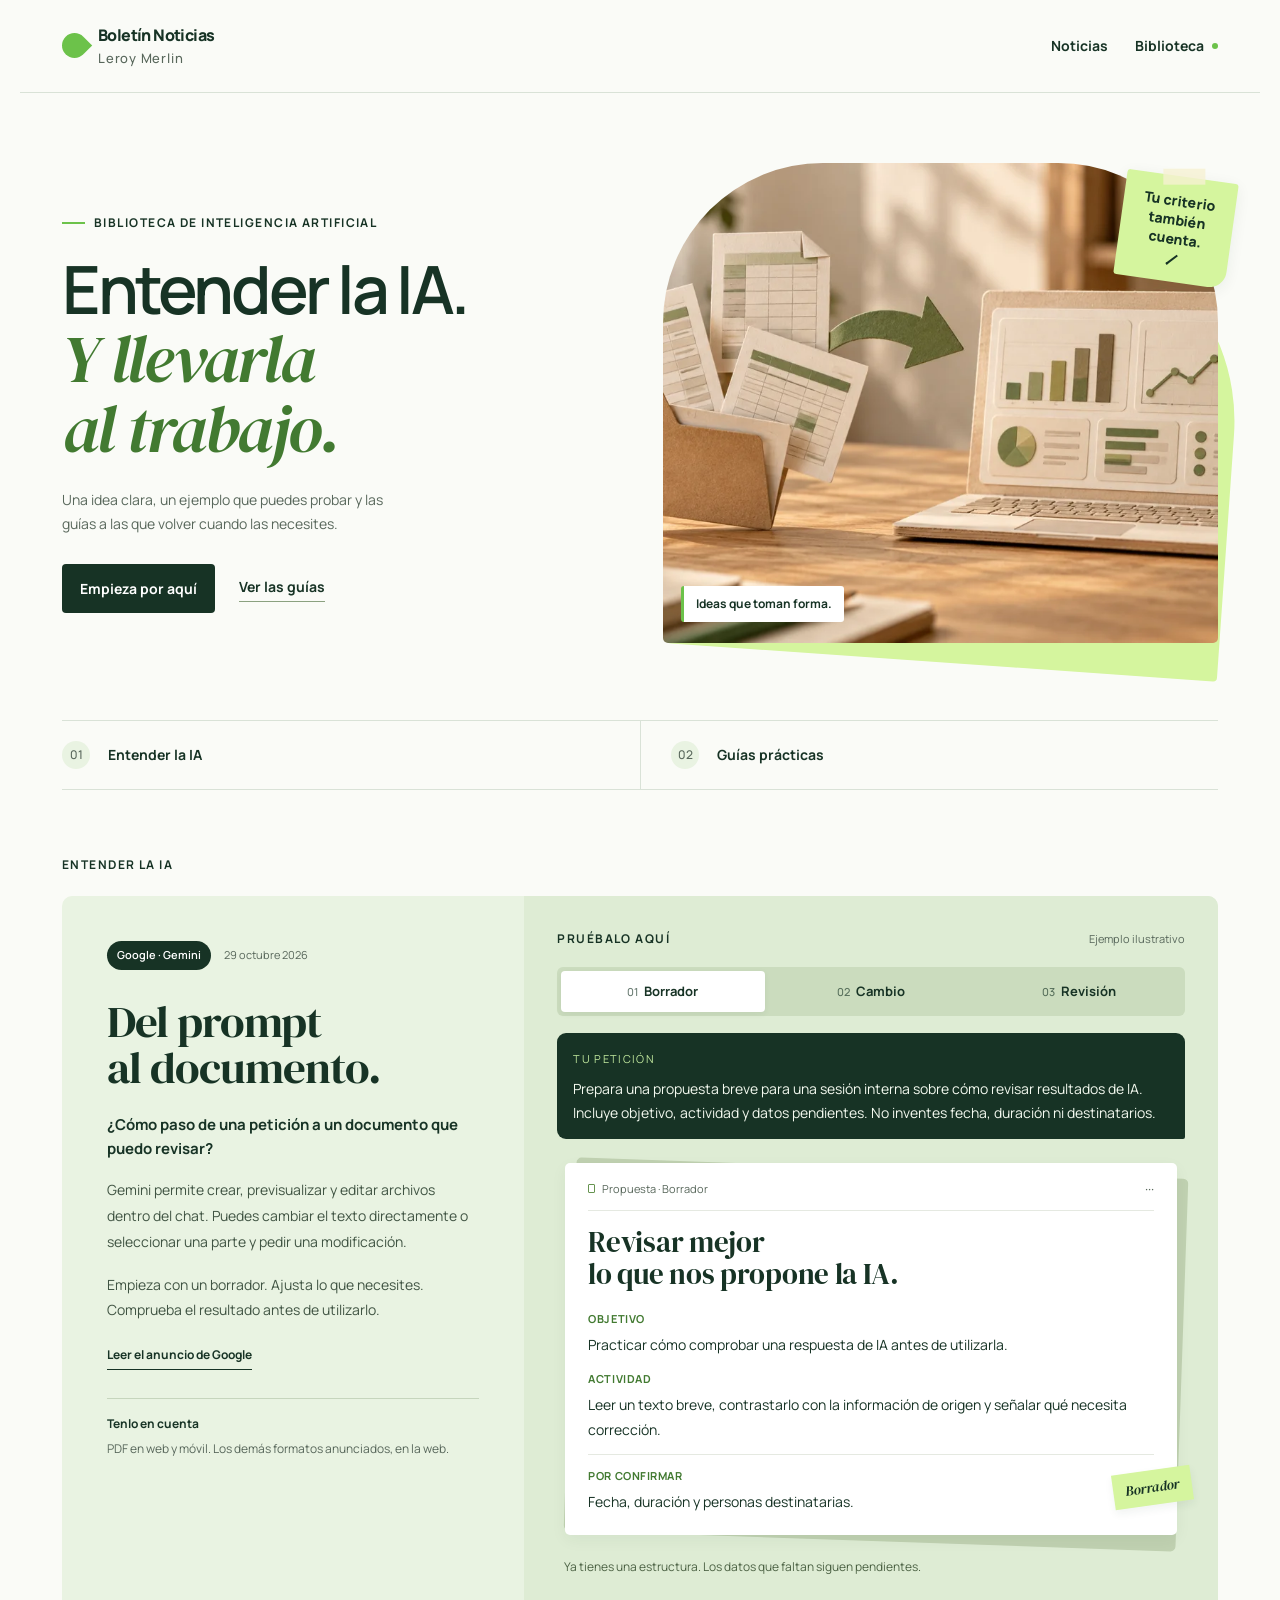
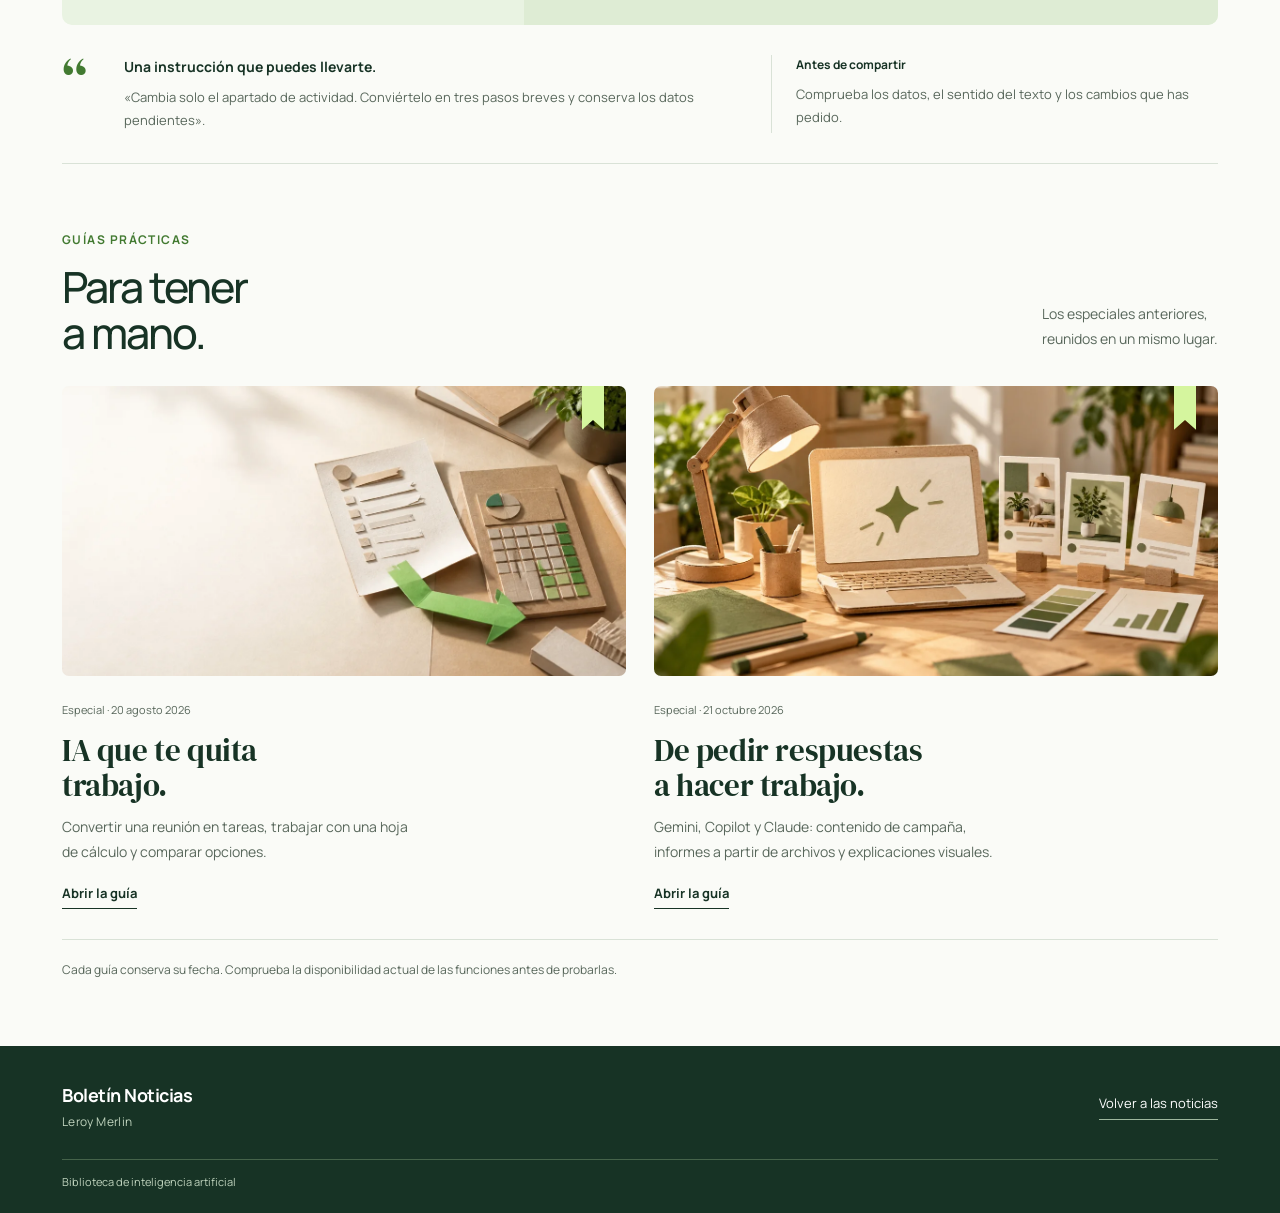
<file: biblioteca.html>
<!doctype html>
<html lang="es">
<head>
 <meta charset="utf-8"><meta name="viewport" content="width=device-width,initial-scale=1">
 <meta name="description" content="Biblioteca de inteligencia artificial del boletín de Leroy Merlin: explicaciones visuales y guías prácticas para consultar.">
 <title>Biblioteca de IA · Leroy Merlin</title>
 <link rel="stylesheet" href="./biblioteca.css?v=30oct2026">
</head>
<body>
<div id="leroy-library-redesign">
 <a class="skip-link" href="#contenido">Saltar al contenido</a>
 <header class="site-header"><a class="wordmark" href="./"><span class="brand-dot" aria-hidden="true"></span><span>Boletín Noticias<small>Leroy Merlin</small></span></a><nav aria-label="Navegación principal"><a href="./">Noticias</a><a href="#contenido" aria-current="page">Biblioteca<span class="nav-dot" aria-hidden="true"></span></a></nav></header>
 <main id="contenido">
  <section class="library-hero" aria-labelledby="hero-title">
   <div class="hero-copy"><p class="eyebrow"><span class="tiny-line" aria-hidden="true"></span>Biblioteca de inteligencia artificial</p><h1 id="hero-title">Entender la IA.<br><em>Y llevarla<br> al trabajo.</em></h1><p class="hero-intro">Una idea clara, un ejemplo que puedes probar y las guías a las que volver cuando las necesites.</p><div class="hero-actions"><a class="solid-link" href="#entender">Empieza por aquí</a><a class="plain-link" href="#guias">Ver las guías</a></div></div>
   <div class="hero-visual"><img src="./archivos/biblioteca-documentos.webp" alt="Ilustración de papel y cartón: varios documentos se convierten en información que puedes revisar" width="1200" height="675"><span class="image-caption">Ideas que toman forma.</span><div class="paper-sticker" aria-hidden="true"><span>Tu criterio<br>también cuenta.</span><span class="sticker-check" aria-hidden="true"></span></div></div>
  </section>
  <nav class="section-index" aria-label="Apartados de la biblioteca"><a href="#entender"><span class="section-no">01</span><span>Entender la IA</span></a><a href="#guias"><span class="section-no">02</span><span>Guías prácticas</span></a></nav>
  <section class="understand-section" id="entender" aria-labelledby="entender-title">
   <p class="eyebrow" id="entender-title">Entender la IA</p>
   <article class="feature">
    <div class="feature-copy"><div class="feature-meta"><span class="maker-label">Google · Gemini</span><time datetime="2026-10-29">29 octubre 2026</time></div><h3>Del prompt<br> al documento.</h3><p class="feature-question">¿Cómo paso de una petición a un documento que puedo revisar?</p><p>Gemini permite crear, previsualizar y editar archivos dentro del chat. Puedes cambiar el texto directamente o seleccionar una parte y pedir una modificación.</p><p>Empieza con un borrador. Ajusta lo que necesites. Comprueba el resultado antes de utilizarlo.</p><a class="source-link" href="https://workspaceupdates.googleblog.com/2026/10/create-preview-and-edit-files-directly-in-the-Gemini-app.html" target="_blank" rel="noopener noreferrer">Leer el anuncio de Google</a><div class="availability"><span>Tenlo en cuenta</span>PDF en web y móvil. Los demás formatos anunciados, en la web.</div></div>
    <section class="demo" aria-label="Ejemplo ilustrativo de creación, cambio y revisión de un documento">
     <div class="demo-top"><span class="eyebrow">Pruébalo aquí</span><span class="demo-tag">Ejemplo ilustrativo</span></div>
     <div class="step-controls" role="group" aria-label="Pasos del ejemplo"><button type="button" data-stage="0" aria-pressed="true" class="cursor-interaction"><span>01</span>Borrador</button><button type="button" data-stage="1" aria-pressed="false" class="cursor-interaction"><span>02</span>Cambio</button><button type="button" data-stage="2" aria-pressed="false" class="cursor-interaction"><span>03</span>Revisión</button></div>
     <div class="request-bubble"><span>Tu petición</span><p id="demo-request">Prepara una propuesta breve para una sesión interna sobre cómo revisar resultados de IA. Incluye objetivo, actividad y datos pendientes. No inventes fecha, duración ni destinatarios.</p></div>
     <div class="document-stack"><div class="document-sheet" aria-live="polite" aria-atomic="true"><div class="document-toolbar"><span class="file-dot" aria-hidden="true"></span><span>Propuesta · Borrador</span><span aria-hidden="true">···</span></div><h4>Revisar mejor<br>lo que nos propone la IA.</h4><div id="demo-document"><p><b>Objetivo</b>Practicar cómo comprobar una respuesta de IA antes de utilizarla.</p><div class="activity"><b>Actividad</b><p>Leer un texto breve, contrastarlo con la información de origen y señalar qué necesita corrección.</p></div><p class="pending"><b>Por confirmar</b>Fecha, duración y personas destinatarias.</p></div></div><span class="document-tab" aria-hidden="true">Borrador</span></div>
     <p class="demo-caption" id="demo-caption" aria-live="polite">Ya tienes una estructura. Los datos que faltan siguen pendientes.</p>
    </section>
   </article>
   <div class="takeaway"><span class="takeaway-quote" aria-hidden="true">“</span><div><h4>Una instrucción que puedes llevarte.</h4><p>«Cambia solo el apartado de actividad. Conviértelo en tres pasos breves y conserva los datos pendientes».</p></div><div class="human-check"><span>Antes de compartir</span><p>Comprueba los datos, el sentido del texto y los cambios que has pedido.</p></div></div>
  </section>
  <section class="guides-section" id="guias" aria-labelledby="guias-title"><div class="section-heading"><div><p class="eyebrow">Guías prácticas</p><h2 id="guias-title">Para tener<br>a mano.</h2></div><p>Los especiales anteriores,<br>reunidos en un mismo lugar.</p></div><div class="guide-grid">
   <article class="guide-card"><a class="guide-image-link" href="https://anniezpt.github.io/Leroy_Merlin-/especial-ia-20-agosto.html" target="_blank" rel="noopener noreferrer" aria-label="Abrir IA que te quita trabajo"><img src="./archivos/biblioteca-especial-agosto.webp" alt="Ilustración de papel del especial IA que te quita trabajo" width="1200" height="675" loading="lazy"><span class="guide-bookmark" aria-hidden="true"></span></a><div class="guide-content"><time datetime="2026-08-20">Especial · 20 agosto 2026</time><h3>IA que te quita<br>trabajo.</h3><p>Convertir una reunión en tareas, trabajar con una hoja de cálculo y comparar opciones.</p><a href="https://anniezpt.github.io/Leroy_Merlin-/especial-ia-20-agosto.html" target="_blank" rel="noopener noreferrer">Abrir la guía</a></div></article>
   <article class="guide-card"><a class="guide-image-link" href="https://anniezpt.github.io/Leroy_Merlin-/especial-fabricantes-ia-21-octubre-2026.html" target="_blank" rel="noopener noreferrer" aria-label="Abrir De pedir respuestas a hacer trabajo"><img src="./archivos/biblioteca-especial-octubre.webp" alt="Diorama de papel con portátil, lámpara y tarjetas de contenido" width="1200" height="675" loading="lazy"><span class="guide-bookmark" aria-hidden="true"></span></a><div class="guide-content"><time datetime="2026-10-21">Especial · 21 octubre 2026</time><h3>De pedir respuestas<br>a hacer trabajo.</h3><p>Gemini, Copilot y Claude: contenido de campaña, informes a partir de archivos y explicaciones visuales.</p><a href="https://anniezpt.github.io/Leroy_Merlin-/especial-fabricantes-ia-21-octubre-2026.html" target="_blank" rel="noopener noreferrer">Abrir la guía</a></div></article>
  </div><p class="guides-note">Cada guía conserva su fecha. Comprueba la disponibilidad actual de las funciones antes de probarlas.</p></section>
 </main>
 <footer><div><span class="footer-brand">Boletín Noticias<span>Leroy Merlin</span></span><a href="./">Volver a las noticias</a></div><p>Biblioteca de inteligencia artificial</p></footer>
</div>
<script src="./biblioteca.js?v=30oct2026"></script>
</body>
</html>
</file>
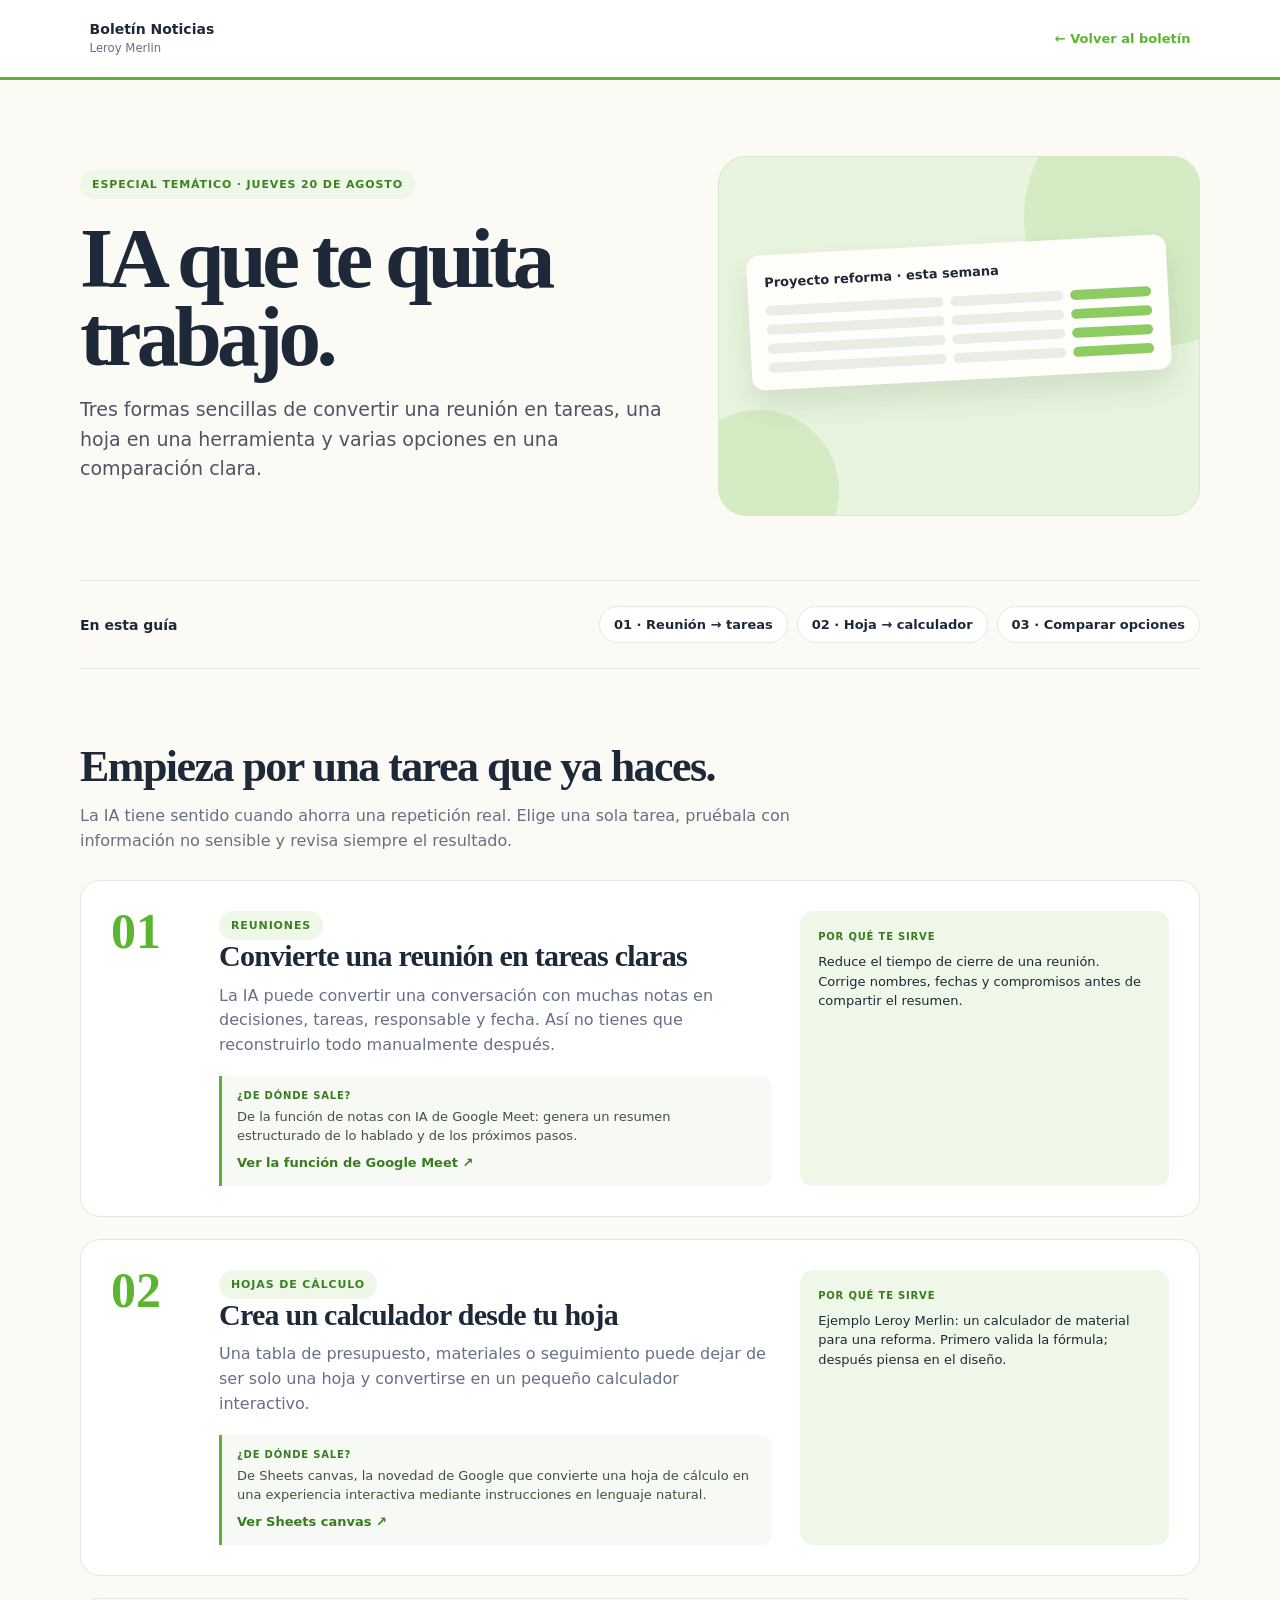
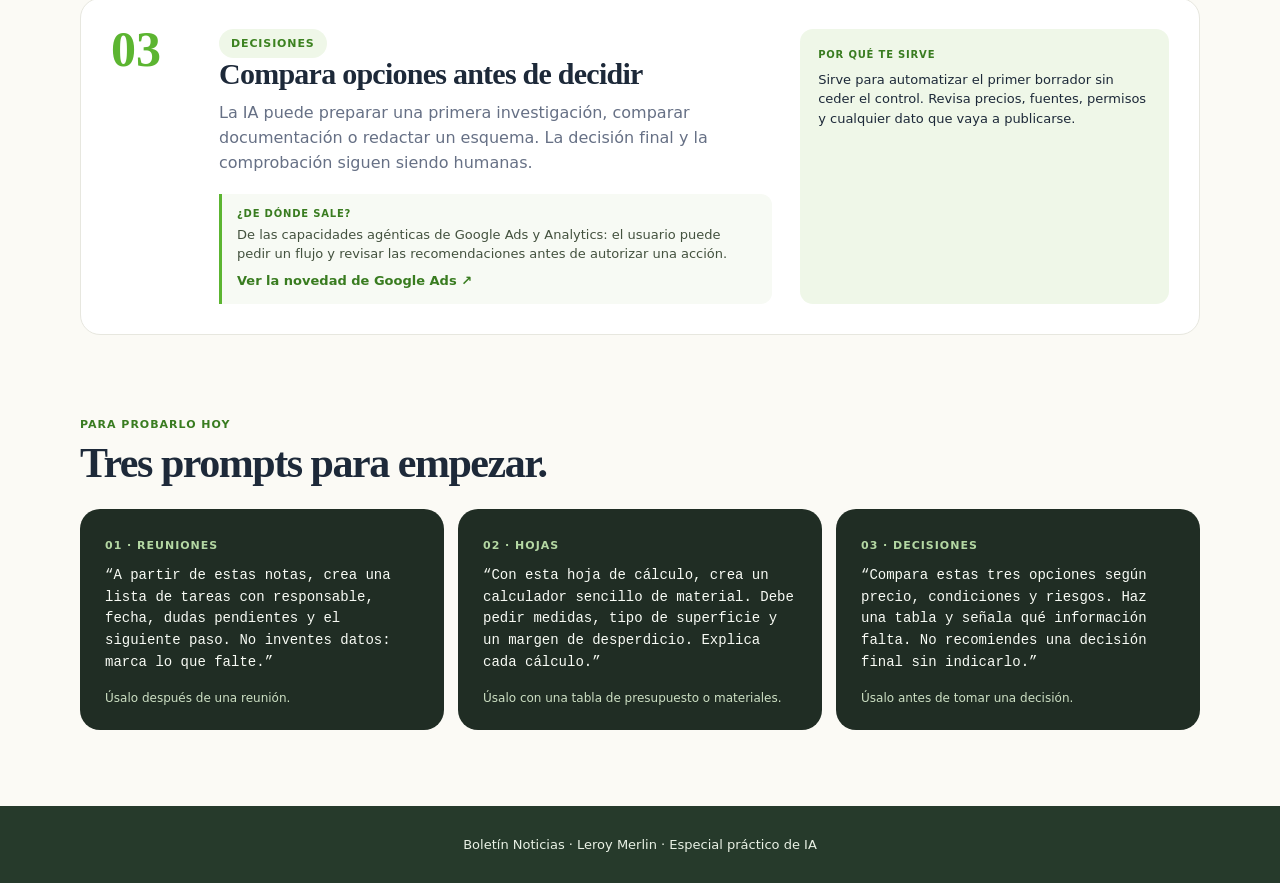
<file: especial-ia-20-agosto.html>
<!doctype html>
<html lang="es">
<head>
  <meta charset="utf-8"><meta name="viewport" content="width=device-width, initial-scale=1">
  <title>IA que te quita trabajo · Leroy Merlin</title>
  <style>
    :root{--green:#5cb531;--ink:#1d2939;--muted:#667085;--paper:#fbfaf5;--line:#e7e7df;--soft:#eff7e8}*{box-sizing:border-box}html{scroll-behavior:smooth}body{margin:0;color:var(--ink);background:var(--paper);font-family:Inter,ui-sans-serif,system-ui,-apple-system,BlinkMacSystemFont,"Segoe UI",sans-serif}.top{background:#fff;border-bottom:3px solid var(--green);padding:22px clamp(24px,7vw,104px);display:flex;align-items:center;justify-content:space-between}.brand{font-size:14px;font-weight:800;line-height:1.1}.brand small{display:block;color:var(--muted);font-weight:500;margin-top:5px}.back{color:var(--green);font-size:13px;font-weight:750;text-decoration:none}.wrap{width:min(1120px,calc(100% - 40px));margin:auto}.hero{padding:76px 0 64px;display:grid;grid-template-columns:1.1fr .9fr;gap:48px;align-items:center}.eyebrow,.chapter{display:inline-flex;border-radius:999px;background:var(--soft);color:#3c8220;letter-spacing:.08em;text-transform:uppercase;font-size:11px;font-weight:800;padding:8px 12px}h1{max-width:700px;font-family:Georgia,"Times New Roman",serif;letter-spacing:-.055em;font-size:clamp(48px,7vw,85px);line-height:.92;margin:20px 0}.lead{color:#4b5565;font-size:19px;line-height:1.55;max-width:590px}.hero-card{background:#e8f4de;border:1px solid #d4e9c6;border-radius:28px;padding:30px;min-height:360px;position:relative;overflow:hidden}.shape{position:absolute;border-radius:50%;background:#5cb53126}.s1{width:260px;height:260px;right:-85px;top:-70px}.s2{width:160px;height:160px;left:-40px;bottom:-55px}.sheet{position:relative;background:#fffefb;border-radius:13px;padding:17px;box-shadow:0 16px 30px #2c4b1e1f;transform:rotate(-3deg);margin-top:58px}.sheet b{font-size:13px}.rows{display:grid;gap:9px;margin-top:15px}.row{display:grid;grid-template-columns:1.1fr .7fr .5fr;gap:7px}.row i{height:10px;background:#e8eee3;border-radius:8px}.row i:last-child{background:#8ccc62}.index{border-top:1px solid var(--line);border-bottom:1px solid var(--line);padding:25px 0;display:flex;justify-content:space-between;gap:20px;align-items:center}.index strong{font-size:14px}.links{display:flex;gap:9px;flex-wrap:wrap}.links a{color:var(--ink);background:#fff;border:1px solid var(--line);border-radius:999px;text-decoration:none;font-size:13px;font-weight:700;padding:10px 14px}.intro{margin:75px 0 26px;max-width:720px}.intro h2{font:700 clamp(28px,4vw,44px)/1.05 Georgia,serif;letter-spacing:-.035em;margin:0 0 14px}.intro p{color:var(--muted);margin:0;line-height:1.55}.steps{display:grid;gap:22px;padding-bottom:78px}.step{display:grid;grid-template-columns:80px 1.35fr .9fr;gap:28px;background:#fff;border:1px solid var(--line);border-radius:20px;padding:30px}.number{color:var(--green);font:700 50px/.8 Georgia,serif}.step h3{font:700 30px/1.05 Georgia,serif;margin:0 0 12px;letter-spacing:-.025em}.step p{color:var(--muted);line-height:1.55;margin:0}.origin{border-left:3px solid var(--green);background:#f7faf4;border-radius:0 11px 11px 0;padding:13px 15px;margin-top:18px;color:#43513e;font-size:13px;line-height:1.45}.origin b{color:#397c20;display:block;font-size:10px;text-transform:uppercase;letter-spacing:.08em;margin-bottom:5px}.origin a{color:#397c20;display:inline-block;font-weight:800;margin-top:8px;text-decoration:none}.tip{padding:18px;background:var(--soft);border-radius:13px;font-size:13px;line-height:1.5}.tip b{color:#397c20;display:block;text-transform:uppercase;letter-spacing:.08em;font-size:10px;margin-bottom:8px}.prompts{margin-bottom:76px}.prompts>span{color:#397c20;font-size:11px;font-weight:800;letter-spacing:.09em;text-transform:uppercase}.prompts h2{font:700 clamp(28px,4vw,42px)/1.05 Georgia,serif;letter-spacing:-.035em;margin:9px 0 24px}.prompt-grid{display:grid;grid-template-columns:repeat(3,1fr);gap:14px}.prompt{background:#202d24;color:#f8fbf5;border-radius:20px;padding:25px}.prompt span{color:#b4d8a3;font-size:11px;font-weight:800;letter-spacing:.09em;text-transform:uppercase}.prompt p{margin:12px 0 0;font:14px/1.55 ui-monospace,SFMono-Regular,Menlo,monospace}.prompt small{display:block;color:#cde0c4;margin-top:18px;font-size:12px}footer{background:#263a2b;color:#e9f1e5;padding:31px;text-align:center;font-size:13px}@media(max-width:760px){.hero{grid-template-columns:1fr;padding:48px 0}.hero-card{min-height:280px}.index{align-items:flex-start;flex-direction:column}.step{grid-template-columns:1fr;gap:17px;padding:24px}.number{font-size:42px}.prompt-grid{grid-template-columns:1fr}}
  </style>
</head>
<body><header class="top"><div class="brand">Boletín Noticias<small>Leroy Merlin</small></div><a class="back" href="./">← Volver al boletín</a></header><main class="wrap"><section class="hero"><div><span class="eyebrow">Especial temático · Jueves 20 de agosto</span><h1>IA que te quita trabajo.</h1><p class="lead">Tres formas sencillas de convertir una reunión en tareas, una hoja en una herramienta y varias opciones en una comparación clara.</p></div><aside class="hero-card"><div class="shape s1"></div><div class="shape s2"></div><div class="sheet"><b>Proyecto reforma · esta semana</b><div class="rows"><div class="row"><i></i><i></i><i></i></div><div class="row"><i></i><i></i><i></i></div><div class="row"><i></i><i></i><i></i></div><div class="row"><i></i><i></i><i></i></div></div></div></aside></section><nav class="index"><strong>En esta guía</strong><div class="links"><a href="#ordenar">01 · Reunión → tareas</a><a href="#convertir">02 · Hoja → calculador</a><a href="#delegar">03 · Comparar opciones</a></div></nav><section class="intro"><h2>Empieza por una tarea que ya haces.</h2><p>La IA tiene sentido cuando ahorra una repetición real. Elige una sola tarea, pruébala con información no sensible y revisa siempre el resultado.</p></section><section class="steps"><article class="step" id="ordenar"><div class="number">01</div><div><span class="chapter">Reuniones</span><h3>Convierte una reunión en tareas claras</h3><p>La IA puede convertir una conversación con muchas notas en decisiones, tareas, responsable y fecha. Así no tienes que reconstruirlo todo manualmente después.</p><div class="origin"><b>¿De dónde sale?</b>De la función de notas con IA de Google Meet: genera un resumen estructurado de lo hablado y de los próximos pasos.<br><a href="https://support.google.com/meet/answer/17020724?hl=es" target="_blank">Ver la función de Google Meet ↗</a></div></div><aside class="tip"><b>Por qué te sirve</b>Reduce el tiempo de cierre de una reunión. Corrige nombres, fechas y compromisos antes de compartir el resumen.</aside></article><article class="step" id="convertir"><div class="number">02</div><div><span class="chapter">Hojas de cálculo</span><h3>Crea un calculador desde tu hoja</h3><p>Una tabla de presupuesto, materiales o seguimiento puede dejar de ser solo una hoja y convertirse en un pequeño calculador interactivo.</p><div class="origin"><b>¿De dónde sale?</b>De Sheets canvas, la novedad de Google que convierte una hoja de cálculo en una experiencia interactiva mediante instrucciones en lenguaje natural.<br><a href="https://support.google.com/docs/answer/17035851?hl=es" target="_blank">Ver Sheets canvas ↗</a></div></div><aside class="tip"><b>Por qué te sirve</b>Ejemplo Leroy Merlin: un calculador de material para una reforma. Primero valida la fórmula; después piensa en el diseño.</aside></article><article class="step" id="delegar"><div class="number">03</div><div><span class="chapter">Decisiones</span><h3>Compara opciones antes de decidir</h3><p>La IA puede preparar una primera investigación, comparar documentación o redactar un esquema. La decisión final y la comprobación siguen siendo humanas.</p><div class="origin"><b>¿De dónde sale?</b>De las capacidades agénticas de Google Ads y Analytics: el usuario puede pedir un flujo y revisar las recomendaciones antes de autorizar una acción.<br><a href="https://blog.google/products/ads-commerce/ask-advisor/" target="_blank">Ver la novedad de Google Ads ↗</a></div></div><aside class="tip"><b>Por qué te sirve</b>Sirve para automatizar el primer borrador sin ceder el control. Revisa precios, fuentes, permisos y cualquier dato que vaya a publicarse.</aside></article></section><section class="prompts"><span>Para probarlo hoy</span><h2>Tres prompts para empezar.</h2><div class="prompt-grid"><article class="prompt"><span>01 · Reuniones</span><p>“A partir de estas notas, crea una lista de tareas con responsable, fecha, dudas pendientes y el siguiente paso. No inventes datos: marca lo que falte.”</p><small>Úsalo después de una reunión.</small></article><article class="prompt"><span>02 · Hojas</span><p>“Con esta hoja de cálculo, crea un calculador sencillo de material. Debe pedir medidas, tipo de superficie y un margen de desperdicio. Explica cada cálculo.”</p><small>Úsalo con una tabla de presupuesto o materiales.</small></article><article class="prompt"><span>03 · Decisiones</span><p>“Compara estas tres opciones según precio, condiciones y riesgos. Haz una tabla y señala qué información falta. No recomiendes una decisión final sin indicarlo.”</p><small>Úsalo antes de tomar una decisión.</small></article></div></section></main><footer>Boletín Noticias · Leroy Merlin · Especial práctico de IA</footer></body>
</html>
</file>
<file: biblioteca.css>
@import url('https://fonts.googleapis.com/css2?family=DM+Serif+Display:ital@0;1&family=Manrope:wght@400;500;600;700;800&display=swap');
body{margin:0;background:#fafbf7}
#leroy-library-redesign{--ll-bg:#fafbf7;--ll-white:#fff;--ll-ink:#173325;--ll-muted:#58675b;--ll-line:#d9e2d7;--ll-green:#6cc24a;--ll-soft:#e9f3e2;--ll-lime:#d5f59e;color:var(--ll-ink);background:var(--ll-bg);font:15px/1.65 'Manrope',Arial,sans-serif;overflow-wrap:anywhere;color-scheme:light}
#leroy-library-redesign *{box-sizing:border-box}
#leroy-library-redesign a{color:inherit;text-decoration:none}
#leroy-library-redesign a:hover{text-decoration:underline;text-underline-offset:5px}
#leroy-library-redesign a:focus-visible,#leroy-library-redesign button:focus-visible{outline:3px solid #408824;outline-offset:5px}
#leroy-library-redesign .skip-link{position:absolute;left:12px;top:-100px;z-index:20;background:var(--ll-ink);color:var(--ll-white);padding:10px}
#leroy-library-redesign .skip-link:focus{top:12px}
#leroy-library-redesign .site-header{max-width:1240px;padding:25px 42px;margin:auto;display:flex;align-items:center;justify-content:space-between;gap:20px;border-bottom:1px solid var(--ll-line)}
#leroy-library-redesign .wordmark{display:flex;gap:11px;align-items:center;font-size:16px;font-weight:800;line-height:1.3;letter-spacing:-.6px}
#leroy-library-redesign .wordmark small{display:block;font-size:13px;letter-spacing:.06em;font-weight:500;color:var(--ll-muted);margin-top:4px}
#leroy-library-redesign .brand-dot{width:25px;height:25px;border-radius:50% 50% 0 50%;background:var(--ll-green);transform:rotate(-45deg);flex-shrink:0}
#leroy-library-redesign .site-header nav{display:flex;gap:27px;align-items:center;font-size:14px;font-weight:700}
#leroy-library-redesign .site-header nav a:last-child{display:flex;align-items:center;gap:8px}
#leroy-library-redesign .nav-dot{width:6px;height:6px;border-radius:50%;background:var(--ll-green)}
#leroy-library-redesign main{max-width:1240px;padding:0 42px;margin:auto}
#leroy-library-redesign .library-hero{display:grid;grid-template-columns:1fr 1fr;gap:45px;padding:66px 0 52px;align-items:center}
#leroy-library-redesign .eyebrow{font-size:12px;letter-spacing:.12em;text-transform:uppercase;font-weight:700;margin:0 0 22px}
#leroy-library-redesign .hero-copy>.eyebrow{display:flex;align-items:center;gap:9px}
#leroy-library-redesign .tiny-line{width:23px;height:2px;background:var(--ll-green)}
#leroy-library-redesign h1{font-size:clamp(42px,5.2vw,69px);font-weight:600;line-height:1.02;letter-spacing:-3.4px;margin:0 0 25px}
#leroy-library-redesign h1 em{font-family:'DM Serif Display',Georgia,serif;font-weight:400;color:#427a31;letter-spacing:-2px}
#leroy-library-redesign .hero-intro{font-size:14px;color:var(--ll-muted);max-width:340px;margin:0 0 27px;line-height:1.75}
#leroy-library-redesign .hero-actions{display:flex;gap:24px;align-items:center;flex-wrap:wrap;font-size:14px;font-weight:700}
#leroy-library-redesign .solid-link{display:inline-flex;align-items:center;gap:20px;padding:13px 18px;background:var(--ll-ink);color:var(--ll-white);border-radius:4px}
#leroy-library-redesign .plain-link{display:inline-flex;align-items:center;border-bottom:1px solid #8ba180;padding-bottom:3px}
#leroy-library-redesign .hero-visual{position:relative;margin:4px 0 25px;isolation:isolate}
#leroy-library-redesign .hero-visual:before{content:'';position:absolute;inset:24px -15px -20px 20px;z-index:-1;border-radius:50% 48% 4px 4px;background:var(--ll-lime);transform:rotate(4deg)}
#leroy-library-redesign .hero-visual>img{display:block;width:100%;height:420px;object-fit:cover;object-position:53% 50%;border-radius:160px 160px 5px 5px}
#leroy-library-redesign .image-caption{position:absolute;bottom:21px;left:18px;background:var(--ll-white);font-size:12px;font-weight:700;padding:8px 12px;border-radius:3px}
#leroy-library-redesign .paper-sticker{position:absolute;top:13px;right:-14px;width:110px;height:110px;padding:18px 13px;background:var(--ll-lime);border-radius:50%;display:flex;flex-direction:column;align-items:center;justify-content:center;text-align:center;font-size:14px;font-weight:800;line-height:1.35;transform:rotate(12deg);box-shadow:0 4px 15px #183b2912}
#leroy-library-redesign .sticker-check{width:14px;height:8px;border-left:2px solid currentColor;border-bottom:2px solid currentColor;transform:rotate(-45deg);margin:10px 0 5px}
#leroy-library-redesign .section-index{display:grid;grid-template-columns:1fr 1fr;border-top:1px solid var(--ll-line);border-bottom:1px solid var(--ll-line);margin-bottom:65px}
#leroy-library-redesign .section-index a{display:flex;gap:18px;align-items:center;padding:20px 0;font-size:14px;font-weight:700}
#leroy-library-redesign .section-index a+ a{border-left:1px solid var(--ll-line);padding-left:30px}
#leroy-library-redesign .section-index a:hover .section-no{color:var(--ll-ink)}
#leroy-library-redesign .section-no{font-size:12px;font-weight:500;color:var(--ll-muted)}
#leroy-library-redesign section[id]{scroll-margin-top:22px}
#leroy-library-redesign .section-heading{display:flex;justify-content:space-between;align-items:flex-end;gap:25px;margin-bottom:30px}
#leroy-library-redesign .section-heading .eyebrow{margin-bottom:14px;color:#427a31}
#leroy-library-redesign h2{font:500 43px/1.07 'Manrope',Arial,sans-serif;letter-spacing:-2px;margin:0}
#leroy-library-redesign .section-heading>p{color:var(--ll-muted);font-size:14px;line-height:1.8;margin:0 0 4px}
#leroy-library-redesign .feature{display:grid;grid-template-columns:.8fr 1.2fr;border-radius:10px;background:var(--ll-soft);overflow:hidden}
#leroy-library-redesign .feature-copy{padding:37px 30px}
#leroy-library-redesign .feature-meta{display:flex;flex-wrap:wrap;gap:8px 13px;font-size:11px;align-items:center;color:var(--ll-muted);margin-bottom:29px}
#leroy-library-redesign .maker-label{background:var(--ll-ink);color:var(--ll-white);border-radius:20px;padding:5px 10px;font-weight:600}
#leroy-library-redesign .feature h3{font:400 45px/1.02 'DM Serif Display',Georgia,serif;letter-spacing:-1px;margin:0 0 23px}
#leroy-library-redesign .feature-copy p{font-size:14px;line-height:1.85;margin:0 0 17px;color:#405443}
#leroy-library-redesign .feature-copy .feature-question{font-size:15px;font-weight:700;line-height:1.55;color:var(--ll-ink)}
#leroy-library-redesign .source-link{display:inline-flex;gap:15px;align-items:center;font-size:12px;font-weight:700;border-bottom:1px solid var(--ll-ink);padding-bottom:4px;margin:5px 0 28px}
#leroy-library-redesign .availability{border-top:1px solid #c6d5bd;padding-top:15px;font-size:12px;color:var(--ll-muted);line-height:1.7}
#leroy-library-redesign .availability>span{display:block;font-weight:700;color:var(--ll-ink);margin-bottom:4px}
#leroy-library-redesign .demo{padding:27px;background:#deecd4;position:relative}
#leroy-library-redesign .demo-top{display:flex;align-items:center;justify-content:space-between;gap:10px;margin-bottom:18px}
#leroy-library-redesign .demo-top .eyebrow{margin:0}
#leroy-library-redesign .demo-tag{font-size:11px;color:var(--ll-muted);white-space:nowrap}
#leroy-library-redesign .step-controls{display:flex;gap:5px;background:#cbdcbe;padding:4px;border-radius:6px;margin-bottom:17px}
#leroy-library-redesign button{border:0;background:transparent;color:var(--ll-ink);font:700 10px/1.3 'Manrope',Arial,sans-serif;display:flex;align-items:center;justify-content:center;gap:6px;border-radius:4px;padding:12px 6px;min-height:40px;flex:1}
#leroy-library-redesign button>span{font-size:11px;opacity:.65;font-weight:500}
#leroy-library-redesign button[aria-pressed=true]{background:var(--ll-white);box-shadow:0 2px 6px #183b2910}
#leroy-library-redesign button:hover{background:#f3faec}
#leroy-library-redesign .request-bubble{padding:13px 16px;background:var(--ll-ink);color:#f3f9ef;border-radius:9px 9px 2px 9px;margin-bottom:24px}
#leroy-library-redesign .request-bubble>span{font-size:11px;text-transform:uppercase;letter-spacing:.12em;color:#c0e79d}
#leroy-library-redesign .request-bubble p{font-size:13px;line-height:1.75;margin:6px 0 0}
#leroy-library-redesign .document-stack{position:relative;margin:0 8px 10px}
#leroy-library-redesign .document-stack:before{content:'';position:absolute;inset:5px -5px -6px 5px;background:#c0d1b1;border-radius:5px;transform:rotate(2deg)}
#leroy-library-redesign .document-sheet{background:var(--ll-white);border-radius:5px;position:relative;padding:17px 23px 21px;min-height:320px;box-shadow:0 5px 16px #183b290d}
#leroy-library-redesign .document-toolbar{display:flex;gap:7px;align-items:center;font-size:11px;color:var(--ll-muted);border-bottom:1px solid #e5e9e1;padding-bottom:12px;margin-bottom:16px}
#leroy-library-redesign .document-toolbar>span:last-child{margin-left:auto;font-size:14px;line-height:1}
#leroy-library-redesign .file-dot{width:7px;height:9px;border:1px solid #669450;border-radius:1px}
#leroy-library-redesign .document-sheet h4{font:400 25px/1.1 'DM Serif Display',Georgia,serif;letter-spacing:-.3px;margin:0 0 18px}
#leroy-library-redesign #demo-document p,#leroy-library-redesign .activity{font-size:12px;line-height:1.8;margin:0 0 12px}
#leroy-library-redesign #demo-document b{font-weight:700;display:block;font-size:11px;letter-spacing:.05em;text-transform:uppercase;margin-bottom:3px;color:#427a31}
#leroy-library-redesign .activity ul{padding-left:16px;margin:0}
#leroy-library-redesign .activity li{margin-bottom:3px}
#leroy-library-redesign #demo-document .pending{padding-top:11px;margin-bottom:0;border-top:1px solid #e5e9e1}
#leroy-library-redesign mark{background:#e2f5c7;color:var(--ll-ink);padding:1px 3px;border-radius:2px;box-decoration-break:clone;-webkit-box-decoration-break:clone}
#leroy-library-redesign .document-tab{position:absolute;right:-15px;bottom:30px;background:var(--ll-lime);color:var(--ll-ink);padding:9px 12px;font:italic 14px/1.2 'DM Serif Display',Georgia,serif;transform:rotate(-8deg);box-shadow:0 4px 8px #183b2910}
#leroy-library-redesign .demo-caption{font-size:12px;line-height:1.7;color:#4c6244;margin:22px 7px 0;min-height:35px}
#leroy-library-redesign .takeaway{display:grid;grid-template-columns:40px 1.4fr 1fr;gap:22px;padding:30px 0;border-bottom:1px solid var(--ll-line)}
#leroy-library-redesign .takeaway-quote{font:60px/.9 "DM Serif Display",Georgia,serif;color:#427a31}
#leroy-library-redesign .takeaway h4{font-size:14px;font-weight:700;margin:0 0 8px}
#leroy-library-redesign .takeaway p{font-size:13px;color:var(--ll-muted);line-height:1.8;margin:0}
#leroy-library-redesign .human-check{border-left:1px solid var(--ll-line);padding-left:24px}
#leroy-library-redesign .human-check>span{font-size:12px;font-weight:700;display:block;margin-bottom:8px}
#leroy-library-redesign .guides-section{padding:66px 0}
#leroy-library-redesign .guide-grid{display:grid;grid-template-columns:1fr 1fr;gap:28px}
#leroy-library-redesign .guide-card{min-width:0}
#leroy-library-redesign .guide-image-link{display:block;position:relative;overflow:hidden;border-radius:7px}
#leroy-library-redesign .guide-image-link img{display:block;width:100%;height:235px;object-fit:cover;transition:transform .35s ease}
#leroy-library-redesign .guide-image-link:hover img{transform:scale(1.035)}
#leroy-library-redesign .guide-bookmark{position:absolute;right:22px;top:0;width:22px;height:44px;background:var(--ll-lime);clip-path:polygon(0 0,100% 0,100% 100%,50% 78%,0 100%);box-shadow:0 2px 4px #183b2910}
#leroy-library-redesign .guide-content{padding:21px 0 0}
#leroy-library-redesign .guide-content time{font-size:11px;color:var(--ll-muted)}
#leroy-library-redesign .guide-content h3{font:400 31px/1.1 'DM Serif Display',Georgia,serif;letter-spacing:-.4px;margin:12px 0}
#leroy-library-redesign .guide-content p{font-size:14px;color:var(--ll-muted);max-width:350px;line-height:1.8;margin:0 0 17px}
#leroy-library-redesign .guide-content>a{font-size:13px;font-weight:700;display:inline-flex;gap:20px;border-bottom:1px solid var(--ll-ink);padding-bottom:4px}
#leroy-library-redesign .guides-note{font-size:12px;color:var(--ll-muted);border-top:1px solid var(--ll-line);padding-top:20px;margin:30px 0 0}
#leroy-library-redesign footer{padding:38px 42px 22px;background:var(--ll-ink);color:var(--ll-white)}
#leroy-library-redesign footer>div{display:flex;max-width:1156px;margin:auto;justify-content:space-between;align-items:center;gap:25px}
#leroy-library-redesign .footer-brand{font-size:18px;line-height:1.3;letter-spacing:-.5px;font-weight:700}
#leroy-library-redesign .footer-brand>span{display:block;font-size:12px;color:#bfd3bd;letter-spacing:.03em;font-weight:400;margin-top:6px}
#leroy-library-redesign footer a{font-size:13px;border-bottom:1px solid #9eb79d;padding-bottom:5px}
#leroy-library-redesign footer>p{max-width:1156px;margin:30px auto 0;padding-top:13px;border-top:1px solid #45634a;font-size:11px;color:#bfd3bd}
@media(min-width:1000px){#leroy-library-redesign .hero-visual>img{height:480px}#leroy-library-redesign .feature-copy{padding:45px}#leroy-library-redesign .demo{padding:33px}#leroy-library-redesign .document-sheet{min-height:340px}#leroy-library-redesign .request-bubble p{font-size:14px}#leroy-library-redesign #demo-document p,#leroy-library-redesign .activity{font-size:14px}#leroy-library-redesign .document-sheet h4{font-size:29px}#leroy-library-redesign .step-controls button{font-size:13px}#leroy-library-redesign .guide-image-link img{height:290px}}
@media(max-width:760px){#leroy-library-redesign .site-header{padding:20px 24px}#leroy-library-redesign main{padding:0 24px}#leroy-library-redesign .library-hero{gap:27px;padding:43px 0}#leroy-library-redesign h1{font-size:45px;letter-spacing:-2.3px}#leroy-library-redesign .hero-visual>img{height:350px;border-radius:120px 120px 4px 4px}#leroy-library-redesign .hero-intro{font-size:14px}#leroy-library-redesign .eyebrow{font-size:11px}#leroy-library-redesign .paper-sticker{width:89px;height:89px;font-size:12px;right:-8px}#leroy-library-redesign .hero-actions{gap:13px;font-size:12px}#leroy-library-redesign .solid-link{padding:12px;gap:10px}#leroy-library-redesign h2{font-size:35px}#leroy-library-redesign .feature{grid-template-columns:1fr}#leroy-library-redesign .feature-copy{padding:30px}#leroy-library-redesign .feature-copy p{max-width:530px;font-size:13px}#leroy-library-redesign .availability{font-size:13px}#leroy-library-redesign .feature h3{font-size:43px}#leroy-library-redesign .feature h3 br{display:none}#leroy-library-redesign .demo{padding:27px 35px}#leroy-library-redesign .request-bubble p{font-size:14px}#leroy-library-redesign .document-sheet{min-height:350px}#leroy-library-redesign #demo-document p,#leroy-library-redesign .activity{font-size:14px}#leroy-library-redesign .document-sheet h4{font-size:29px}#leroy-library-redesign .takeaway{grid-template-columns:30px 1fr}#leroy-library-redesign .human-check{grid-column:2;border:0;padding:0}#leroy-library-redesign .takeaway p{font-size:14px}#leroy-library-redesign .guide-image-link img{height:180px}#leroy-library-redesign .guide-content h3{font-size:26px}#leroy-library-redesign .guide-grid{gap:22px}#leroy-library-redesign footer{padding:30px 24px 20px}}
@media(max-width:540px){#leroy-library-redesign .site-header{padding:18px 20px;gap:12px}#leroy-library-redesign .wordmark{font-size:14px}#leroy-library-redesign .site-header nav{font-size:12px;gap:13px}#leroy-library-redesign .brand-dot{width:20px;height:20px}#leroy-library-redesign main{padding:0 20px}#leroy-library-redesign .library-hero{grid-template-columns:1fr;padding:35px 0 40px;gap:33px}#leroy-library-redesign h1{font-size:52px;letter-spacing:-2.7px}#leroy-library-redesign h1 em br{display:none}#leroy-library-redesign .hero-intro{font-size:14px;max-width:350px}#leroy-library-redesign .hero-actions{font-size:14px;gap:24px}#leroy-library-redesign .solid-link{padding:13px 16px;gap:20px}#leroy-library-redesign .hero-visual{margin:0 12px 10px 0}#leroy-library-redesign .hero-visual>img{height:340px;border-radius:140px 140px 4px 4px}#leroy-library-redesign .paper-sticker{width:95px;height:95px;font-size:13px;right:-14px;top:5px}#leroy-library-redesign .section-index{margin-bottom:43px}#leroy-library-redesign .section-index a{font-size:13px;gap:9px;padding:18px 0}#leroy-library-redesign .section-index a+ a{padding-left:15px}#leroy-library-redesign .section-heading{display:block}#leroy-library-redesign h2{font-size:39px}#leroy-library-redesign .section-heading>p{margin:17px 0 0;font-size:14px}#leroy-library-redesign .section-heading>p br{display:none}#leroy-library-redesign .feature-copy{padding:26px 23px}#leroy-library-redesign .feature h3{font-size:40px}#leroy-library-redesign .feature h3 br{display:initial}#leroy-library-redesign .feature-copy p{font-size:13px}#leroy-library-redesign .demo{padding:23px 17px}#leroy-library-redesign .demo-top .eyebrow{font-size:11px}#leroy-library-redesign .demo-tag{font-size:11px}#leroy-library-redesign button{font-size:12px;padding:12px 4px;min-height:44px}#leroy-library-redesign .document-sheet{padding:17px 16px 20px;min-height:380px}#leroy-library-redesign .document-sheet h4{font-size:25px}#leroy-library-redesign .document-tab{right:-8px;font-size:14px;padding:8px;bottom:30px}#leroy-library-redesign .demo-caption{font-size:13px;min-height:53px}#leroy-library-redesign .takeaway{gap:12px;padding:25px 0}#leroy-library-redesign .takeaway h4{font-size:13px}#leroy-library-redesign .human-check>span{font-size:13px}#leroy-library-redesign .guides-section{padding:45px 0}#leroy-library-redesign .guide-grid{grid-template-columns:1fr;gap:35px}#leroy-library-redesign .guide-image-link img{height:220px}#leroy-library-redesign .guide-content h3{font-size:32px}#leroy-library-redesign .guide-content p{font-size:13px}#leroy-library-redesign .guide-content>a{font-size:14px}#leroy-library-redesign .guide-content time{font-size:12px}#leroy-library-redesign .guides-note{font-size:13px}#leroy-library-redesign footer>div{align-items:flex-start}#leroy-library-redesign .footer-brand{font-size:15px}#leroy-library-redesign footer a{font-size:12px}}
@media(prefers-reduced-motion:reduce){#leroy-library-redesign *{animation:none!important;transition:none!important;scroll-behavior:auto!important}}

#leroy-library-redesign .section-index a{transition:background .2s ease}
#leroy-library-redesign .section-index a:hover{background:#eef4e8;text-decoration:none}
#leroy-library-redesign .section-no{display:grid;place-items:center;width:28px;height:28px;flex-shrink:0;border-radius:50%;background:var(--ll-soft)}
#leroy-library-redesign .paper-sticker{border-radius:3px 3px 17px 3px;width:112px;height:106px;transform:rotate(8deg)}
#leroy-library-redesign .paper-sticker:after{content:"";position:absolute;top:-8px;left:36px;width:42px;height:16px;background:#f6f1d3c9;transform:rotate(-8deg)}
#leroy-library-redesign .image-caption{border-left:3px solid var(--ll-green)}
@media(max-width:760px){#leroy-library-redesign .paper-sticker{width:96px;height:96px}#leroy-library-redesign .paper-sticker:after{left:26px}}
@media(max-width:540px){#leroy-library-redesign .section-no{width:23px;height:23px}#leroy-library-redesign .section-index a{font-size:12px;gap:7px}#leroy-library-redesign .paper-sticker{width:100px;height:100px}}
</file>
